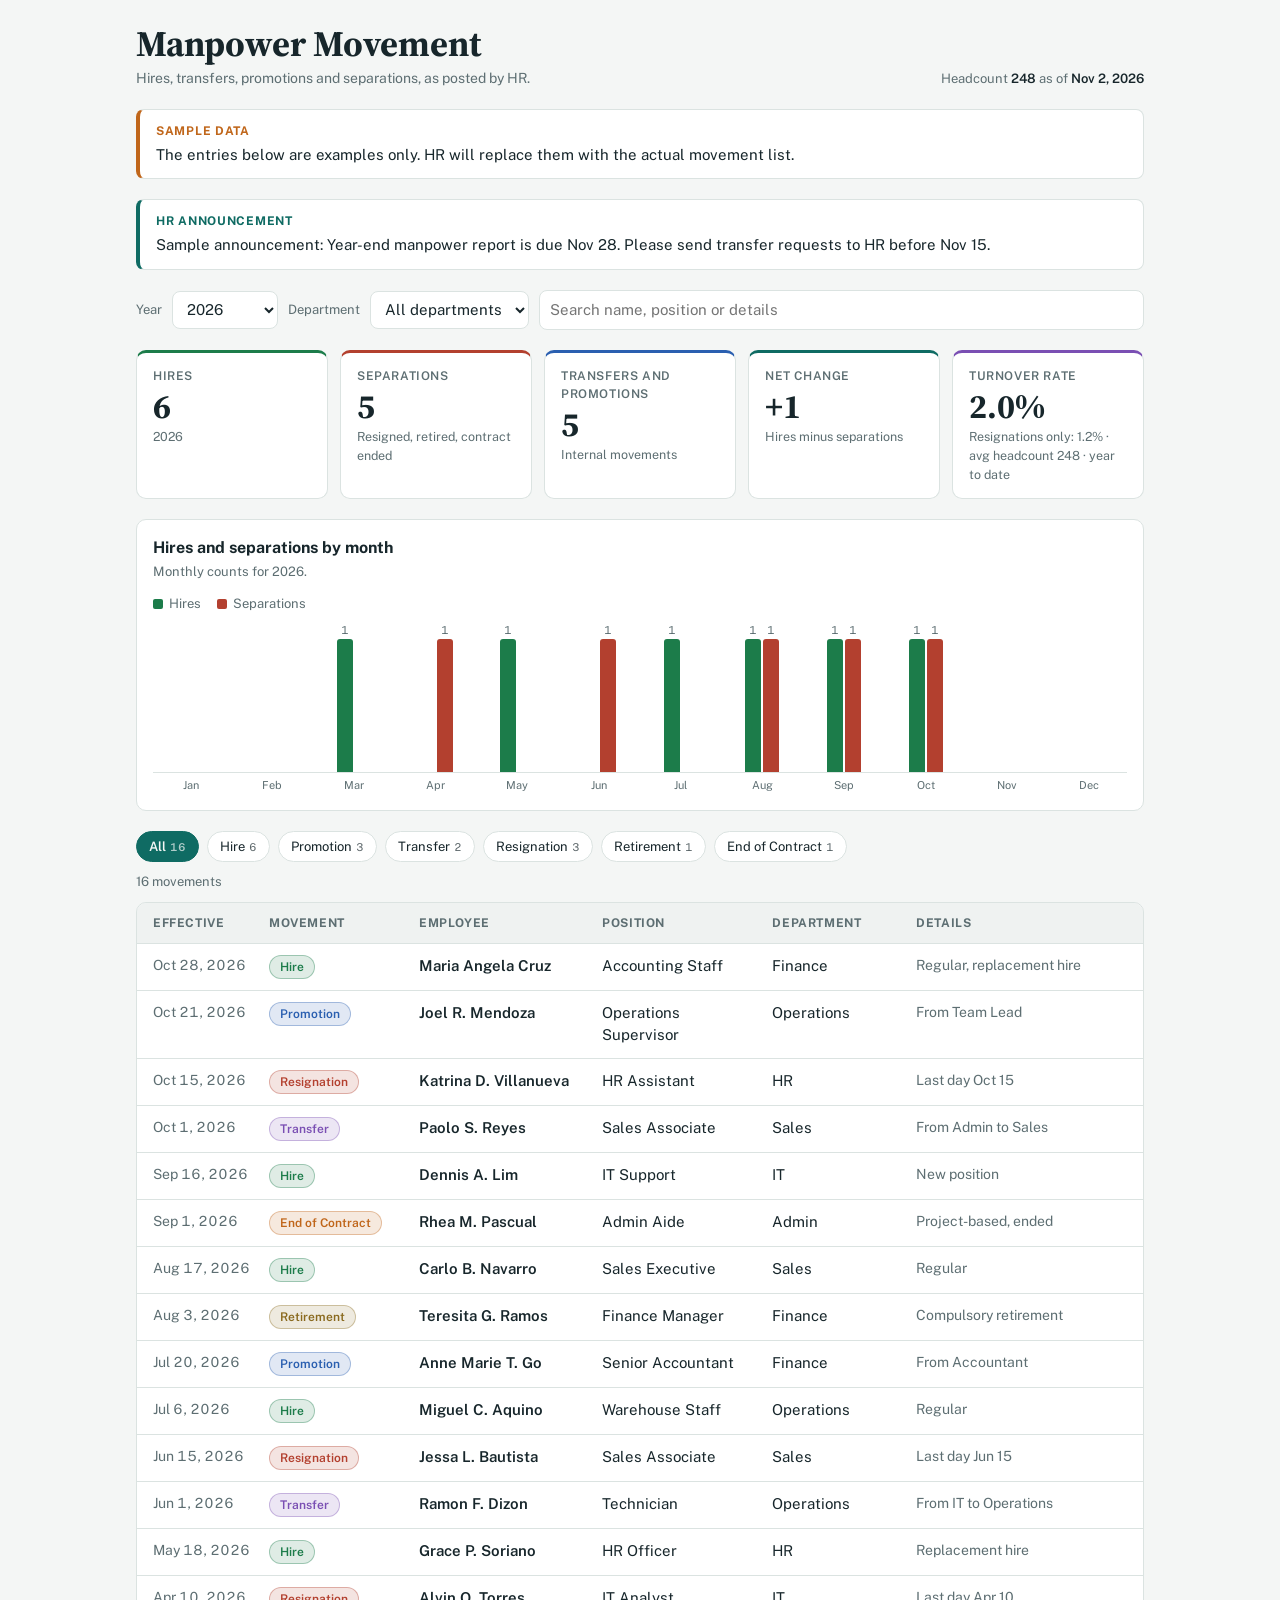
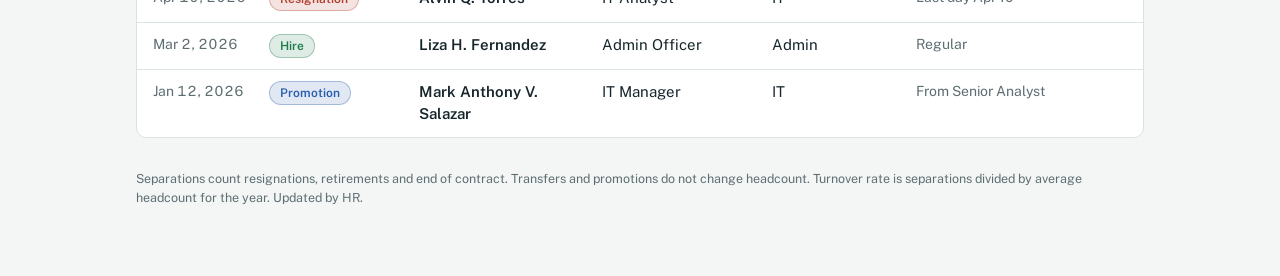
<file: index.html>
<!DOCTYPE html>
<html lang="en">
<head>
<meta charset="utf-8">
<meta name="viewport" content="width=device-width, initial-scale=1">
<title>Manpower Movement</title>
<link rel="preconnect" href="https://fonts.googleapis.com">
<link href="https://fonts.googleapis.com/css2?family=Public+Sans:wght@400;500;600;700&family=Source+Serif+4:opsz,wght@8..60,600;8..60,700&display=swap" rel="stylesheet">
<link rel="stylesheet" href="style.css">
</head>
<body>
<div class="wrap">
  <header>
    <div>
      <h1>Manpower Movement</h1>
      <p class="sub">Hires, transfers, promotions and separations, as posted by HR.</p>
    </div>
    <div class="asof" id="asof"></div>
  </header>

  <div id="sampleBanner" class="banner sample" hidden>
    <div class="lbl">Sample data</div>
    <p>The entries below are examples only. HR will replace them with the actual movement list.</p>
  </div>
  <div id="announce" class="banner" hidden>
    <div class="lbl">HR announcement</div>
    <p id="announceText"></p>
  </div>
  <div id="status" class="status" role="status" aria-live="polite">Loading the latest movements…</div>

  <section class="filters" aria-label="Filters">
    <label for="fYear" class="count">Year</label>
    <select id="fYear"></select>
    <label for="fDept" class="count">Department</label>
    <select id="fDept"></select>
    <input type="text" id="fQ" class="grow" placeholder="Search name, position or details" aria-label="Search movements">
  </section>

  <section class="tiles" id="tiles" aria-label="Summary"></section>

  <section class="card" aria-labelledby="chartH">
    <h2 id="chartH">Hires and separations by month</h2>
    <p class="hint" id="chartHint"></p>
    <div class="legend"><span><i style="background:var(--c-hire)"></i>Hires</span><span><i style="background:var(--c-res)"></i>Separations</span></div>
    <div class="chart" id="chart"></div>
    <div class="months" id="months"></div>
  </section>

  <section style="display:flex;flex-direction:column;gap:10px">
    <div class="chips" id="chips" role="group" aria-label="Filter by movement type"></div>
    <div class="count" id="count"></div>
    <div class="log" id="log"></div>
  </section>

  <p class="foot">Separations count resignations, retirements and end of contract. Transfers and promotions do not change headcount. Turnover rate is separations divided by average headcount for the year. Updated by HR.</p>
</div>
<script src="data.js"></script>
<script src="app.js"></script>
</body>
</html>
</file>
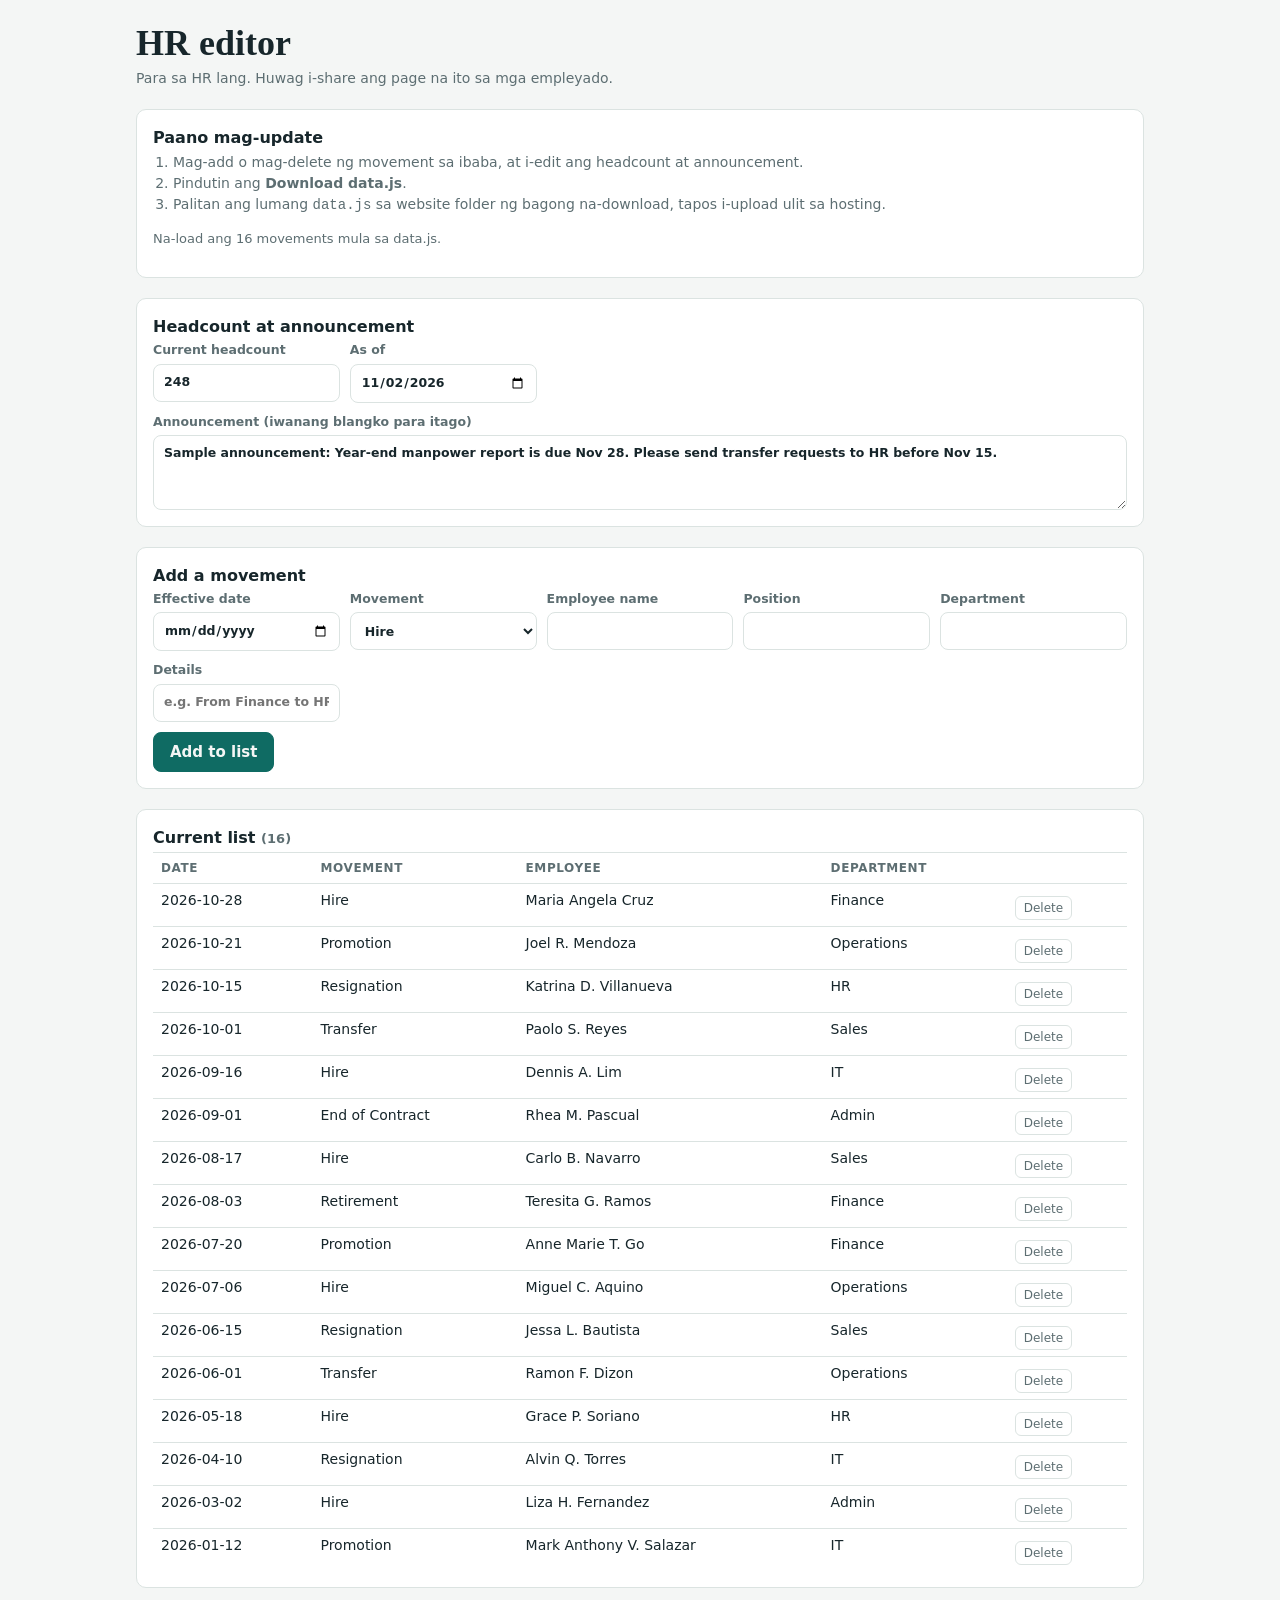
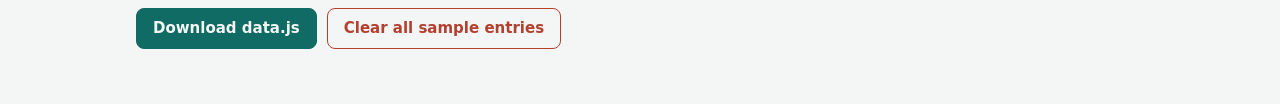
<file: editor.html>
<!DOCTYPE html>
<html lang="en">
<head>
<meta charset="utf-8">
<meta name="viewport" content="width=device-width, initial-scale=1">
<title>Manpower Movement Editor (HR only)</title>
<meta name="robots" content="noindex">
<link rel="stylesheet" href="style.css">
<style>
  .ed table{width:100%;border-collapse:collapse;font-size:14px}
  .ed th,.ed td{text-align:left;padding:6px 8px;border-top:1px solid var(--line);vertical-align:top}
  .ed th{font-size:12px;text-transform:uppercase;letter-spacing:.05em;color:var(--muted)}
  .scroll{overflow-x:auto}
  ol.steps{margin:0;padding-left:20px;color:var(--muted);font-size:14px}
</style>
</head>
<body>
<div class="wrap ed">
  <header>
    <div>
      <h1>HR editor</h1>
      <p class="sub">Para sa HR lang. Huwag i-share ang page na ito sa mga empleyado.</p>
    </div>
  </header>

  <section class="card">
    <h2>Paano mag-update</h2>
    <ol class="steps">
      <li>Mag-add o mag-delete ng movement sa ibaba, at i-edit ang headcount at announcement.</li>
      <li>Pindutin ang <b>Download data.js</b>.</li>
      <li>Palitan ang lumang <code>data.js</code> sa website folder ng bagong na-download, tapos i-upload ulit sa hosting.</li>
    </ol>
    <p class="msg" id="loadMsg"></p>
  </section>

  <section class="card">
    <h2>Headcount at announcement</h2>
    <form class="form" id="metaForm" autocomplete="off" onsubmit="return false">
      <label for="mHead">Current headcount<input type="number" id="mHead" min="0"></label>
      <label for="mAsOf">As of<input type="date" id="mAsOf"></label>
      <label class="wide" for="mAnn">Announcement (iwanang blangko para itago)<textarea id="mAnn" rows="3"></textarea></label>
    </form>
  </section>

  <section class="card">
    <h2>Add a movement</h2>
    <form class="form" id="addForm" autocomplete="off">
      <label for="aDate">Effective date<input type="date" id="aDate" required></label>
      <label for="aType">Movement<select id="aType"></select></label>
      <label for="aName">Employee name<input type="text" id="aName" required></label>
      <label for="aPos">Position<input type="text" id="aPos"></label>
      <label for="aDept">Department<input type="text" id="aDept" list="deptList"></label>
      <label for="aDet">Details<input type="text" id="aDet" placeholder="e.g. From Finance to HR"></label>
      <datalist id="deptList"></datalist>
      <div class="wide actions"><button class="btn" type="submit">Add to list</button><span class="msg" id="addMsg"></span></div>
    </form>
  </section>

  <section class="card">
    <h2>Current list <span class="count" id="n"></span></h2>
    <div class="scroll"><table id="tbl"></table></div>
  </section>

  <div class="actions">
    <button class="btn" type="button" id="dl">Download data.js</button>
    <button class="btn danger" type="button" id="clearSample">Clear all sample entries</button>
    <span class="msg" id="dlMsg"></span>
  </div>
</div>

<script src="data.js"></script>
<script>
(function(){
  var TYPES=['Hire','Promotion','Transfer','Resignation','Retirement','End of Contract'];
  var D=window.MANPOWER_DATA||{meta:{},movements:[]};
  var meta=D.meta||{}, list=(D.movements||[]).slice();
  var $=function(i){return document.getElementById(i)};
  function esc(s){return String(s==null?'':s).replace(/[&<>"']/g,function(c){return {'&':'&amp;','<':'&lt;','>':'&gt;','"':'&quot;',"'":'&#39;'}[c]})}
  $('aType').innerHTML=TYPES.map(function(t){return '<option>'+t+'</option>'}).join('');
  $('mHead').value=typeof meta.headcount==='number'?meta.headcount:'';
  $('mAsOf').value=meta.asOf||'';
  $('mAnn').value=meta.announcement||'';
  $('loadMsg').textContent='Na-load ang '+list.length+' movements mula sa data.js.';

  function render(){
    list.sort(function(a,b){return a.date<b.date?1:a.date>b.date?-1:0});
    $('n').textContent='('+list.length+')';
    var depts={};list.forEach(function(m){if(m.department)depts[m.department]=1});
    $('deptList').innerHTML=Object.keys(depts).sort().map(function(d){return '<option value="'+esc(d)+'">'}).join('');
    $('tbl').innerHTML='<tr><th>Date</th><th>Movement</th><th>Employee</th><th>Department</th><th></th></tr>'+
      list.map(function(m,i){
        return '<tr><td>'+esc(m.date)+'</td><td>'+esc(m.type)+'</td><td>'+esc(m.name)+'</td><td>'+esc(m.department||'')+
          '</td><td><button class="del" type="button" data-i="'+i+'">Delete</button></td></tr>';
      }).join('');
  }
  $('tbl').addEventListener('click',function(e){
    var b=e.target.closest('.del');if(!b)return;
    var i=+b.getAttribute('data-i');
    if(b.dataset.armed!=='1'){b.dataset.armed='1';b.textContent='Confirm delete';b.classList.add('armed');return}
    list.splice(i,1);render();
  });
  $('addForm').addEventListener('submit',function(e){
    e.preventDefault();
    var r={date:$('aDate').value,type:$('aType').value,name:$('aName').value.trim(),
      position:$('aPos').value.trim(),department:$('aDept').value.trim(),detail:$('aDet').value.trim()};
    if(!r.date||!r.name)return;
    list.push(r);render();
    ['aName','aPos','aDet'].forEach(function(id){$(id).value=''});
    $('addMsg').textContent='Added. Huwag kalimutang i-download ang data.js.';
  });
  $('clearSample').addEventListener('click',function(){
    if($('clearSample').dataset.armed!=='1'){$('clearSample').dataset.armed='1';$('clearSample').textContent='Confirm: clear the whole list';return}
    list=[];meta.sample=false;meta.headcount=undefined;render();
    $('clearSample').dataset.armed='';$('clearSample').textContent='Clear all sample entries';
    $('dlMsg').textContent='Blangko na ang listahan. Mag-add ng totoong entries, tapos i-download ang data.js.';
  });
  $('dl').addEventListener('click',function(){
    var hc=$('mHead').value;
    var out={meta:{asOf:$('mAsOf').value||'',announcement:$('mAnn').value.trim(),sample:!!meta.sample},movements:list};
    if(hc!=='')out.meta.headcount=+hc;
    var text='/* Manpower movement data. Updated '+new Date().toISOString().slice(0,10)+' */\nwindow.MANPOWER_DATA = '+JSON.stringify(out,null,2)+';\n';
    var a=document.createElement('a');
    a.href=URL.createObjectURL(new Blob([text],{type:'text/javascript'}));
    a.download='data.js';document.body.appendChild(a);a.click();a.remove();
    $('dlMsg').textContent='Na-download na ang data.js. Palitan ang lumang file sa website folder.';
  });
  render();
})();
</script>
</body>
</html>
</file>
<file: style.css>
/* Layout idea: a calm HR bulletin. Summary tiles and a monthly chart on top, a filterable movement log below. */
:root{
  --bg:#f4f6f5; --panel:#ffffff; --ink:#17262b; --muted:#5d6e72; --line:#dbe3e1; --accent:#0f6b63;
  --c-hire:#1c7c4a; --c-prom:#2a5fb0; --c-trans:#7a4fb3; --c-res:#b3402f; --c-ret:#8a6a1f; --c-eoc:#c0661a;
  --font-body:"Public Sans",system-ui,-apple-system,"Segoe UI",sans-serif;
  --font-display:"Source Serif 4",Georgia,serif;
  color-scheme:light;
}
@media (prefers-color-scheme:dark){
  :root:not([data-theme="light"]){
    --bg:#101a1c; --panel:#172427; --ink:#e6eeec; --muted:#9bb0b0; --line:#273a3d; --accent:#4cc2b5;
    --c-hire:#52c488; --c-prom:#7aa8f0; --c-trans:#b99cf0; --c-res:#f0806d; --c-ret:#e0bd62; --c-eoc:#f0a163;
    color-scheme:dark;
  }
}
:root[data-theme="dark"]{
  --bg:#101a1c; --panel:#172427; --ink:#e6eeec; --muted:#9bb0b0; --line:#273a3d; --accent:#4cc2b5;
  --c-hire:#52c488; --c-prom:#7aa8f0; --c-trans:#b99cf0; --c-res:#f0806d; --c-ret:#e0bd62; --c-eoc:#f0a163;
  color-scheme:dark;
}
*{box-sizing:border-box}
html,body{margin:0}
body{background:var(--bg);color:var(--ink);font-family:var(--font-body);font-size:15px;line-height:1.5}
.wrap{max-width:1040px;margin:0 auto;padding:24px 16px 56px;display:flex;flex-direction:column;gap:20px}
header{display:flex;flex-wrap:wrap;gap:8px 16px;align-items:flex-end;justify-content:space-between}
h1{font-family:var(--font-display);font-size:clamp(26px,5vw,36px);line-height:1.1;margin:0;text-wrap:balance}
.sub{color:var(--muted);font-size:14px;margin:4px 0 0}
.asof{font-size:13px;color:var(--muted);text-align:right}
.asof b{color:var(--ink);font-weight:600}
.banner{border:1px solid var(--line);border-left:4px solid var(--accent);background:var(--panel);border-radius:8px;padding:12px 16px}
.banner .lbl{font-size:12px;font-weight:700;letter-spacing:.06em;text-transform:uppercase;color:var(--accent)}
.banner p{margin:4px 0 0;white-space:pre-wrap}
.sample{border-left-color:var(--c-eoc)}
.sample .lbl{color:var(--c-eoc)}
.status{font-size:13px;color:var(--muted)}
.status.err{color:var(--c-res)}
.filters{display:flex;flex-wrap:wrap;gap:10px;align-items:center}
select,input[type=text],input[type=date],input[type=number],textarea{
  font:inherit;color:var(--ink);background:var(--panel);border:1px solid var(--line);border-radius:8px;padding:8px 10px;min-height:38px}
textarea{width:100%;resize:vertical}
select:focus-visible,input:focus-visible,textarea:focus-visible,button:focus-visible,summary:focus-visible{outline:2px solid var(--accent);outline-offset:2px}
.filters .grow{flex:1 1 200px}
.tiles{display:grid;grid-template-columns:repeat(auto-fit,minmax(150px,1fr));gap:12px}
.tile{background:var(--panel);border:1px solid var(--line);border-radius:10px;padding:14px 16px;display:flex;flex-direction:column;gap:2px;border-top:3px solid var(--tc,var(--line))}
.tile .k{font-size:12px;font-weight:600;color:var(--muted);text-transform:uppercase;letter-spacing:.05em}
.tile .v{font-family:var(--font-display);font-size:34px;font-weight:700;line-height:1.15;font-variant-numeric:tabular-nums}
.tile .n{font-size:12.5px;color:var(--muted)}
.card{background:var(--panel);border:1px solid var(--line);border-radius:10px;padding:16px}
.card h2{font-size:16px;margin:0 0 2px}
.card .hint{font-size:13px;color:var(--muted);margin:0 0 12px}
.legend{display:flex;gap:16px;font-size:13px;color:var(--muted);margin-bottom:10px}
.legend i{display:inline-block;width:10px;height:10px;border-radius:2px;margin-right:6px;vertical-align:-1px}
.chart{display:grid;grid-template-columns:repeat(12,1fr);gap:6px;align-items:end;height:150px;border-bottom:1px solid var(--line);padding-top:16px}
.col{display:flex;flex-direction:column;justify-content:flex-end;height:100%;min-width:0}
.bars{display:flex;gap:2px;align-items:flex-end;height:100%;justify-content:center}
.bar{flex:1 1 0;max-width:16px;border-radius:3px 3px 0 0;position:relative;min-height:0}
.bar span{position:absolute;bottom:100%;left:50%;transform:translateX(-50%);font-size:11px;color:var(--muted);font-variant-numeric:tabular-nums;padding-bottom:1px}
.bar.h{background:var(--c-hire)} .bar.s{background:var(--c-res)}
.months{display:grid;grid-template-columns:repeat(12,1fr);gap:6px;font-size:11px;color:var(--muted);text-align:center;padding-top:4px}
.chips{display:flex;flex-wrap:wrap;gap:8px}
.chip{font:inherit;font-size:13px;border:1px solid var(--line);background:var(--panel);color:var(--ink);border-radius:999px;padding:5px 12px;cursor:pointer}
.chip[aria-pressed=true]{background:var(--accent);border-color:var(--accent);color:var(--bg);font-weight:600}
.chip small{opacity:.7;margin-left:4px;font-variant-numeric:tabular-nums}
.log{background:var(--panel);border:1px solid var(--line);border-radius:10px;overflow:hidden}
.row{display:grid;grid-template-columns:104px 138px 1.3fr 1.2fr 1fr 1.6fr;gap:12px;padding:11px 16px;border-top:1px solid var(--line);align-items:start}
.row.head{border-top:0;background:color-mix(in srgb,var(--line) 45%,transparent);font-size:12px;font-weight:700;color:var(--muted);text-transform:uppercase;letter-spacing:.05em}
.row .date{font-variant-numeric:tabular-nums;color:var(--muted);font-size:14px}
.row .name{font-weight:600}
.row .det{color:var(--muted);font-size:14px;overflow-wrap:anywhere}
.row > div{min-width:0;overflow-wrap:anywhere}
.pill{display:inline-block;font-size:12px;font-weight:600;padding:2px 10px;border-radius:999px;color:var(--pc);background:color-mix(in srgb,var(--pc) 14%,transparent);border:1px solid color-mix(in srgb,var(--pc) 35%,transparent);white-space:nowrap}
.t-hire{--pc:var(--c-hire)} .t-prom{--pc:var(--c-prom)} .t-trans{--pc:var(--c-trans)}
.t-res{--pc:var(--c-res)} .t-ret{--pc:var(--c-ret)} .t-eoc{--pc:var(--c-eoc)}
.empty{padding:28px 16px;text-align:center;color:var(--muted)}
.count{font-size:13px;color:var(--muted)}
details.admin{background:var(--panel);border:1px solid var(--accent);border-radius:10px;padding:0}
details.admin summary{cursor:pointer;padding:12px 16px;font-weight:600;color:var(--accent)}
.admin .inner{padding:4px 16px 16px;display:flex;flex-direction:column;gap:18px}
.admin h3{font-size:14px;margin:0 0 8px}
.form{display:grid;grid-template-columns:repeat(auto-fit,minmax(180px,1fr));gap:10px}
.form label{display:flex;flex-direction:column;gap:4px;font-size:12.5px;color:var(--muted);font-weight:600}
.form .wide{grid-column:1/-1}
.btn{font:inherit;font-weight:600;border:1px solid var(--accent);background:var(--accent);color:var(--bg);border-radius:8px;padding:8px 16px;cursor:pointer;min-height:38px}
.btn.ghost{background:transparent;color:var(--accent)}
.btn.danger{border-color:var(--c-res);color:var(--c-res);background:transparent}
.actions{display:flex;gap:10px;flex-wrap:wrap;align-items:center}
.msg{font-size:13px;color:var(--muted)}
.del{font:inherit;font-size:12px;border:1px solid var(--line);background:transparent;color:var(--muted);border-radius:6px;padding:2px 8px;cursor:pointer;margin-top:6px}
.del.armed{border-color:var(--c-res);color:var(--c-res);font-weight:600}
.foot{font-size:12.5px;color:var(--muted)}
@media (max-width:760px){
  .row.head{display:none}
  .row{grid-template-columns:1fr auto;gap:2px 10px;padding:12px 14px}
  .row .date{grid-column:1;grid-row:1}
  .row .typ{grid-column:2;grid-row:1;justify-self:end}
  .row .name,.row .pos,.row .dep,.row .det{grid-column:1/-1}
  .row .pos,.row .dep{font-size:14px;color:var(--muted)}
  .asof{text-align:left}
}
@media (prefers-reduced-motion:reduce){*{transition:none!important;animation:none!important}}
</file>
